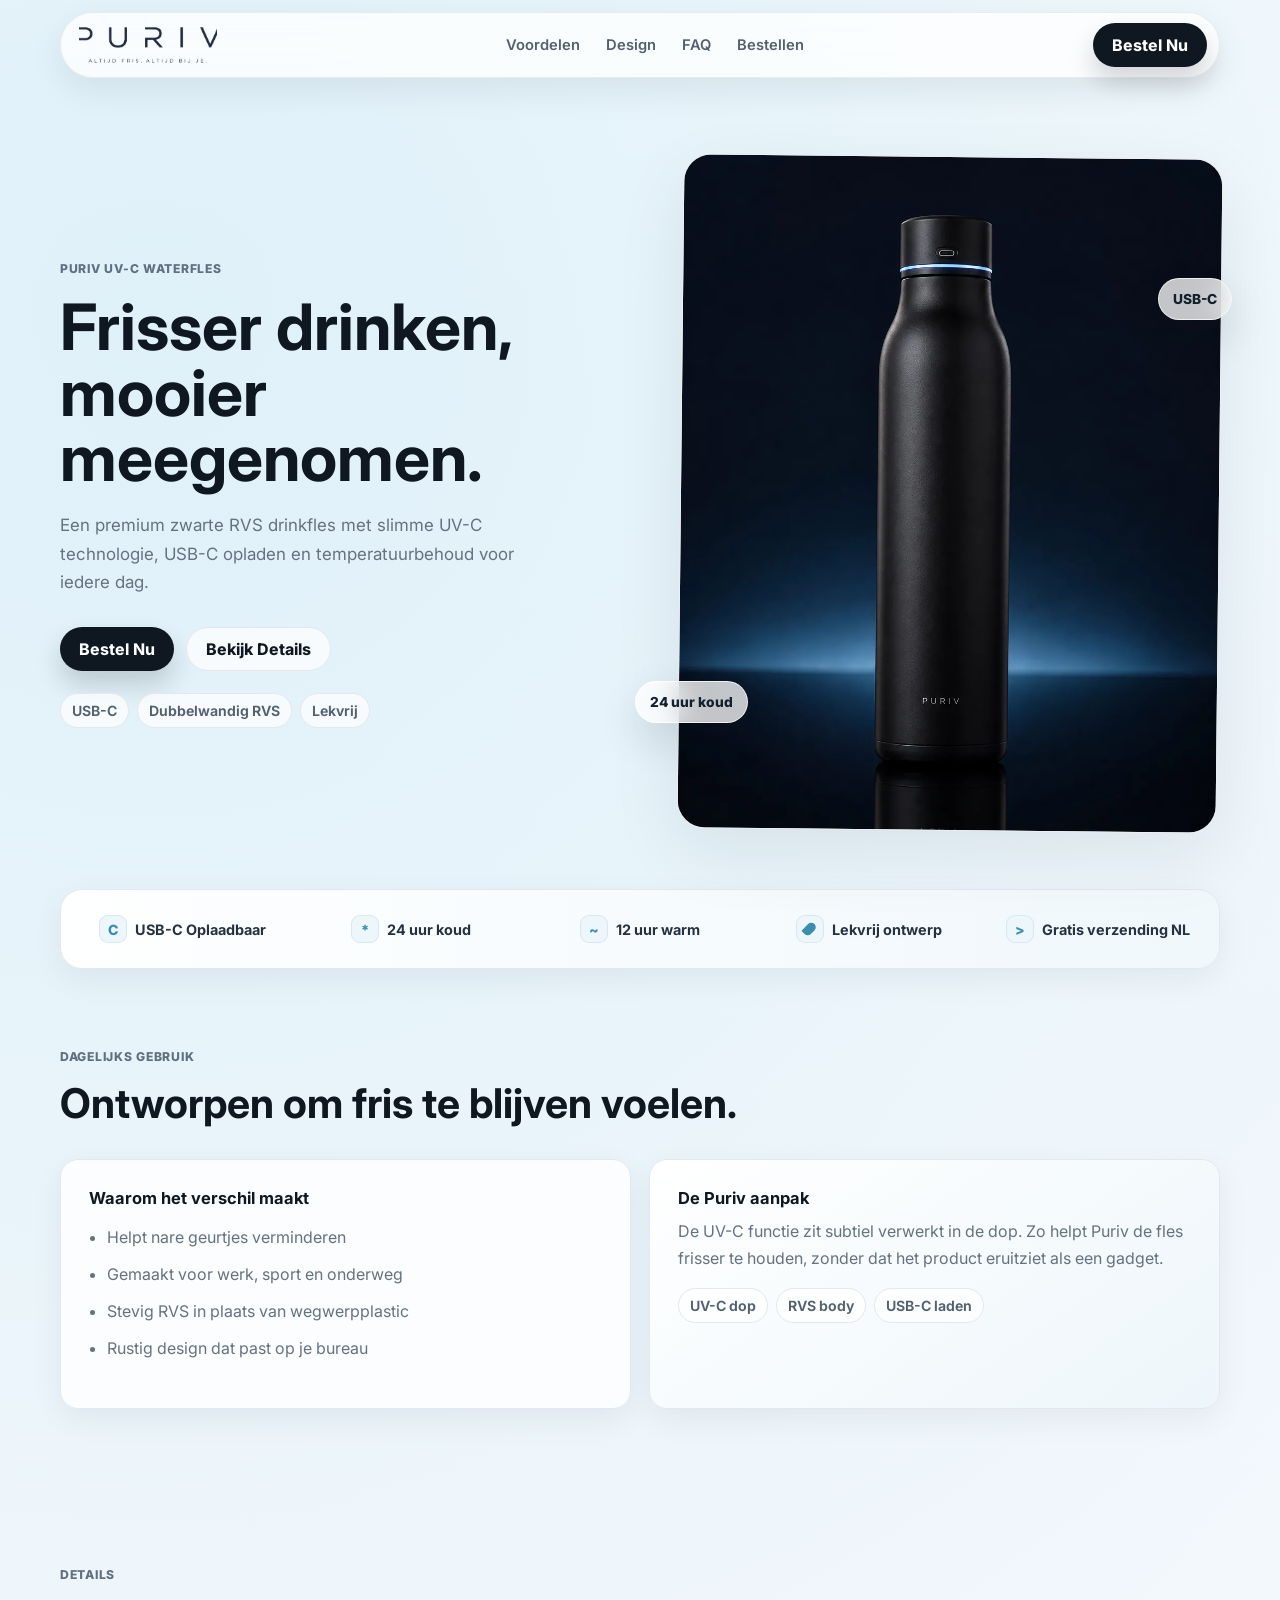
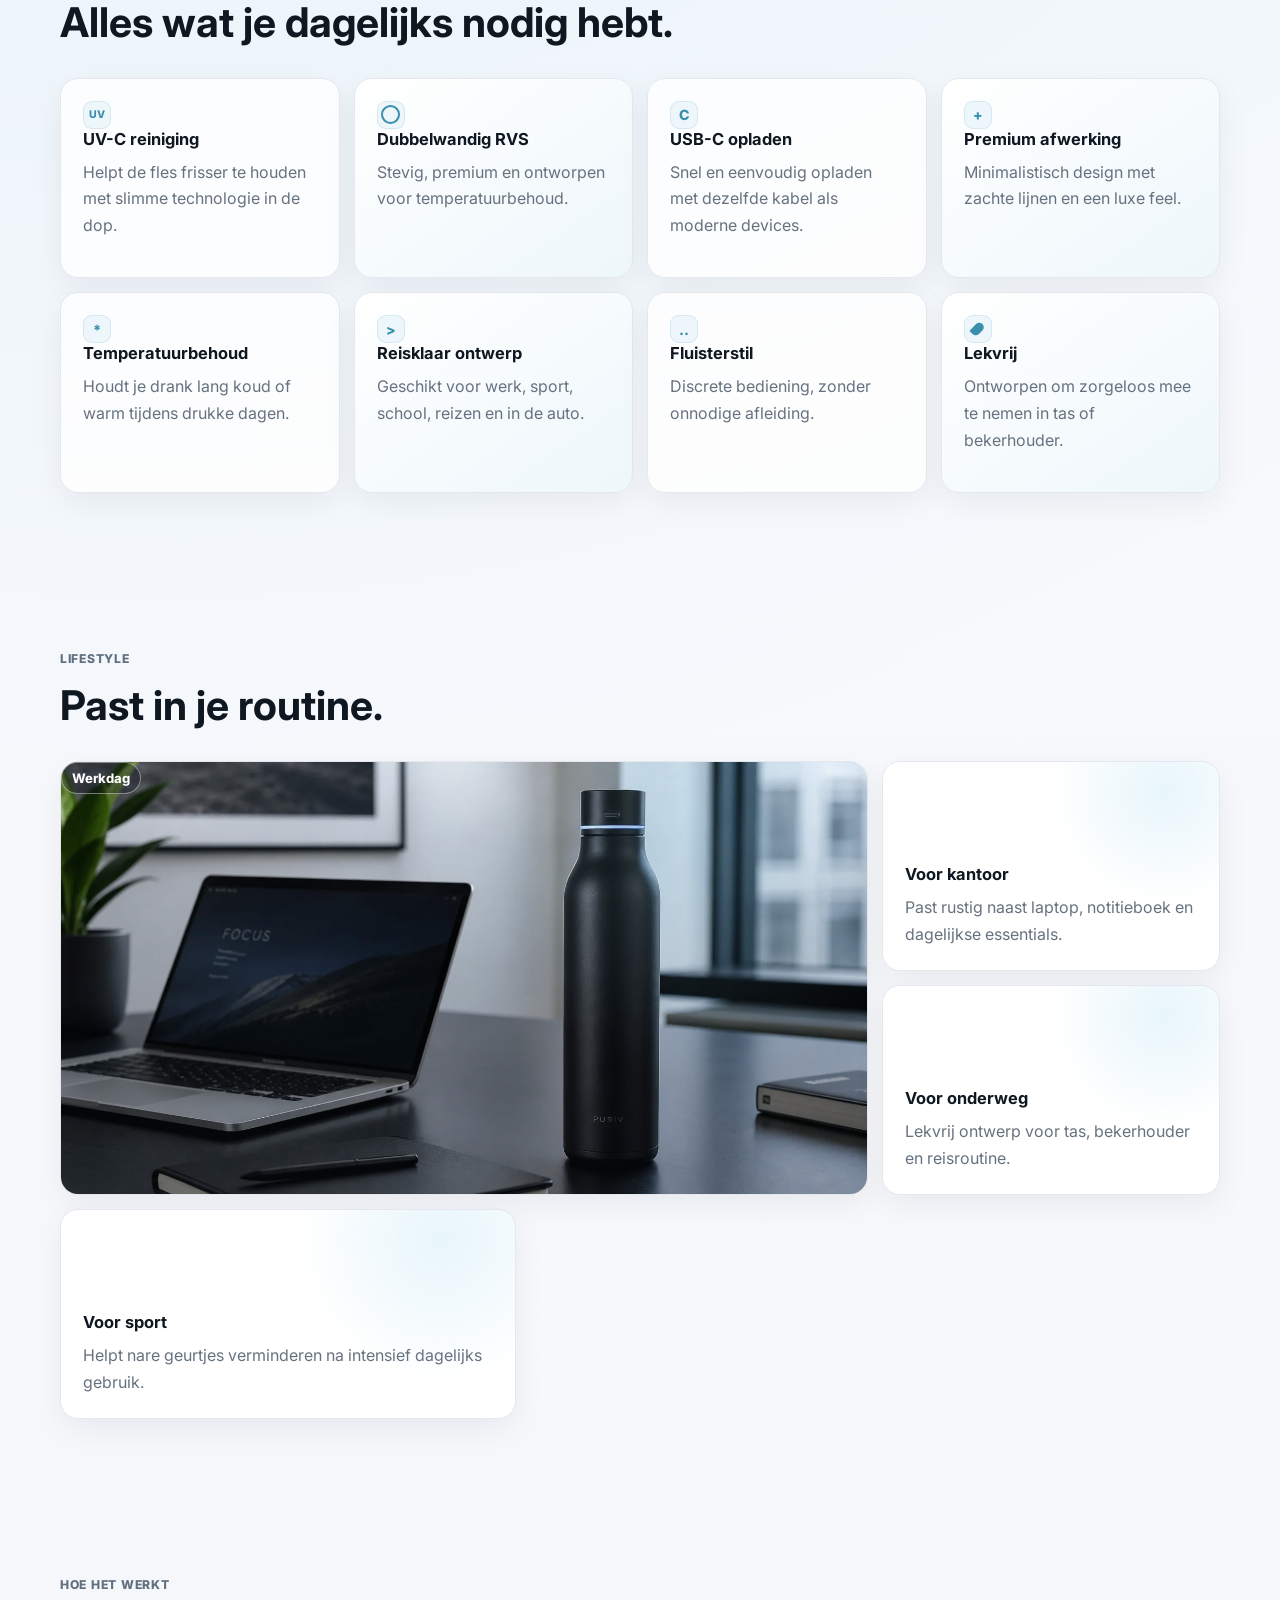
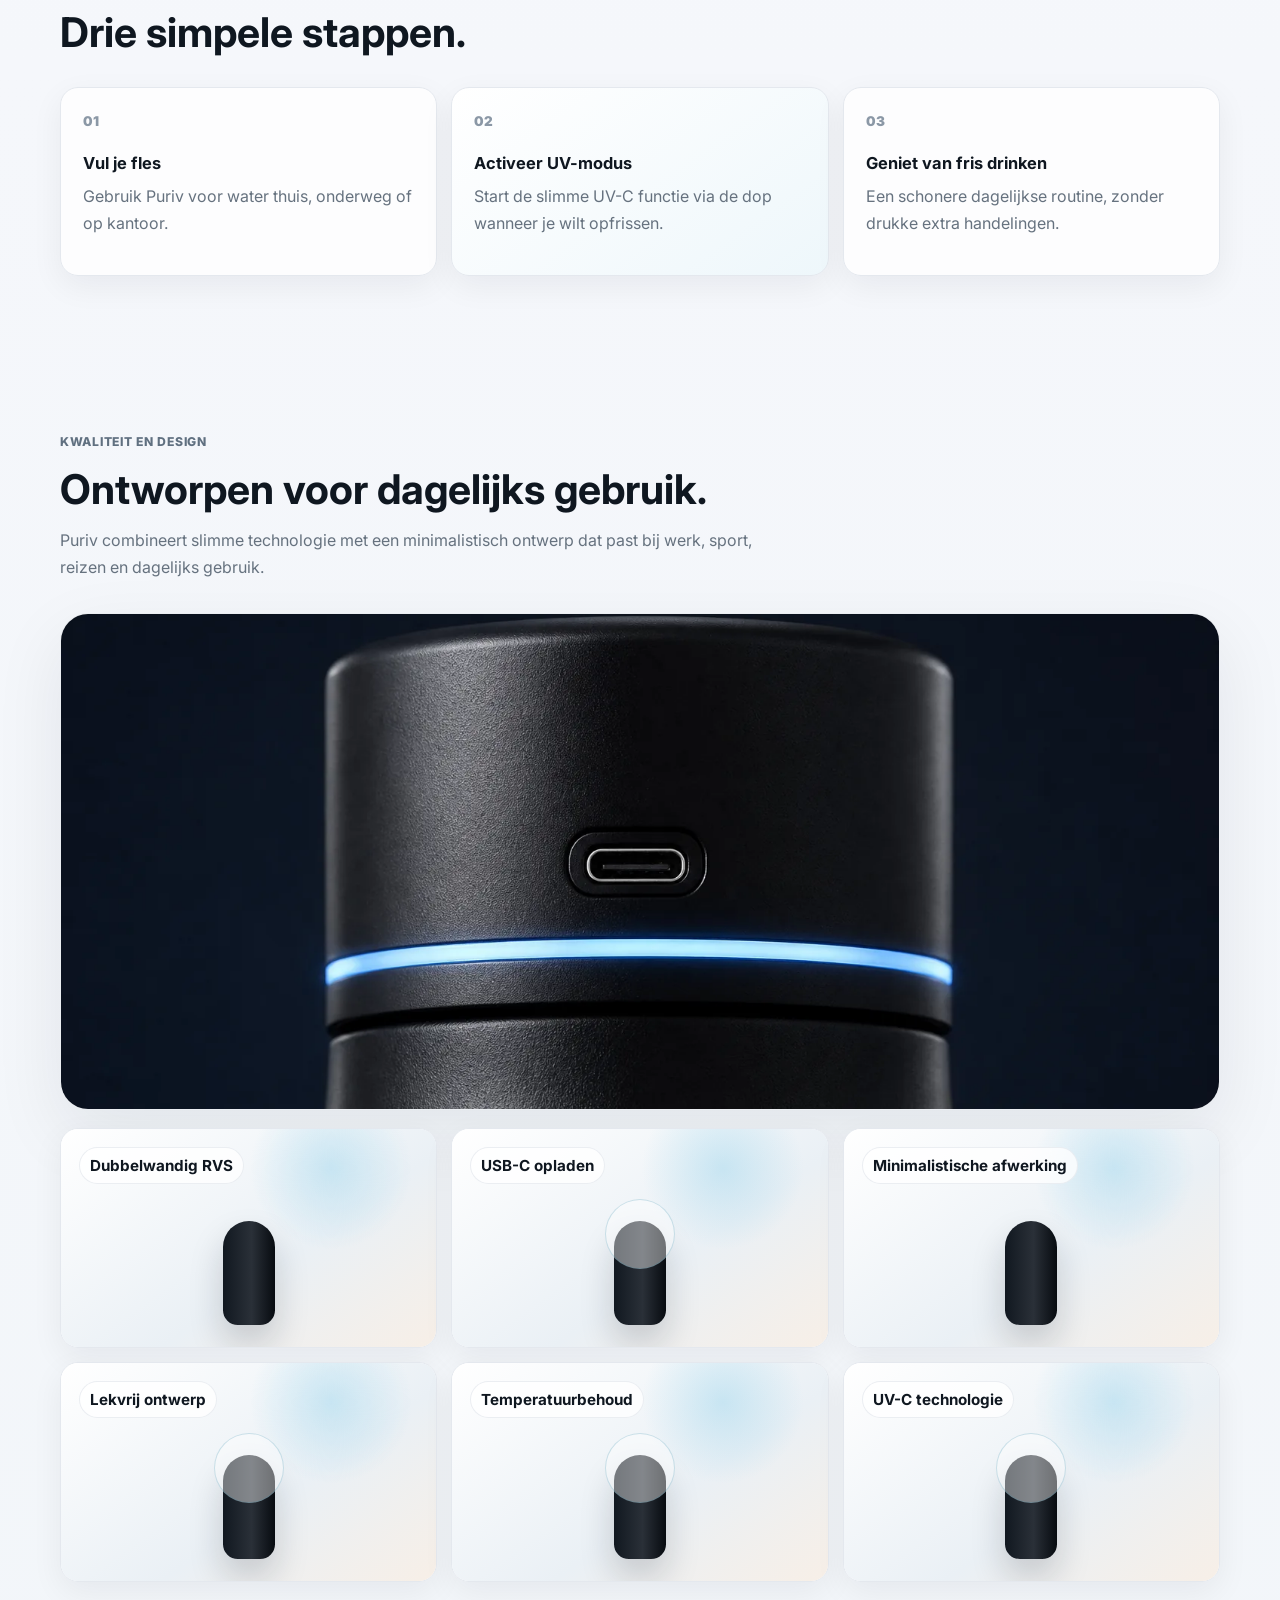
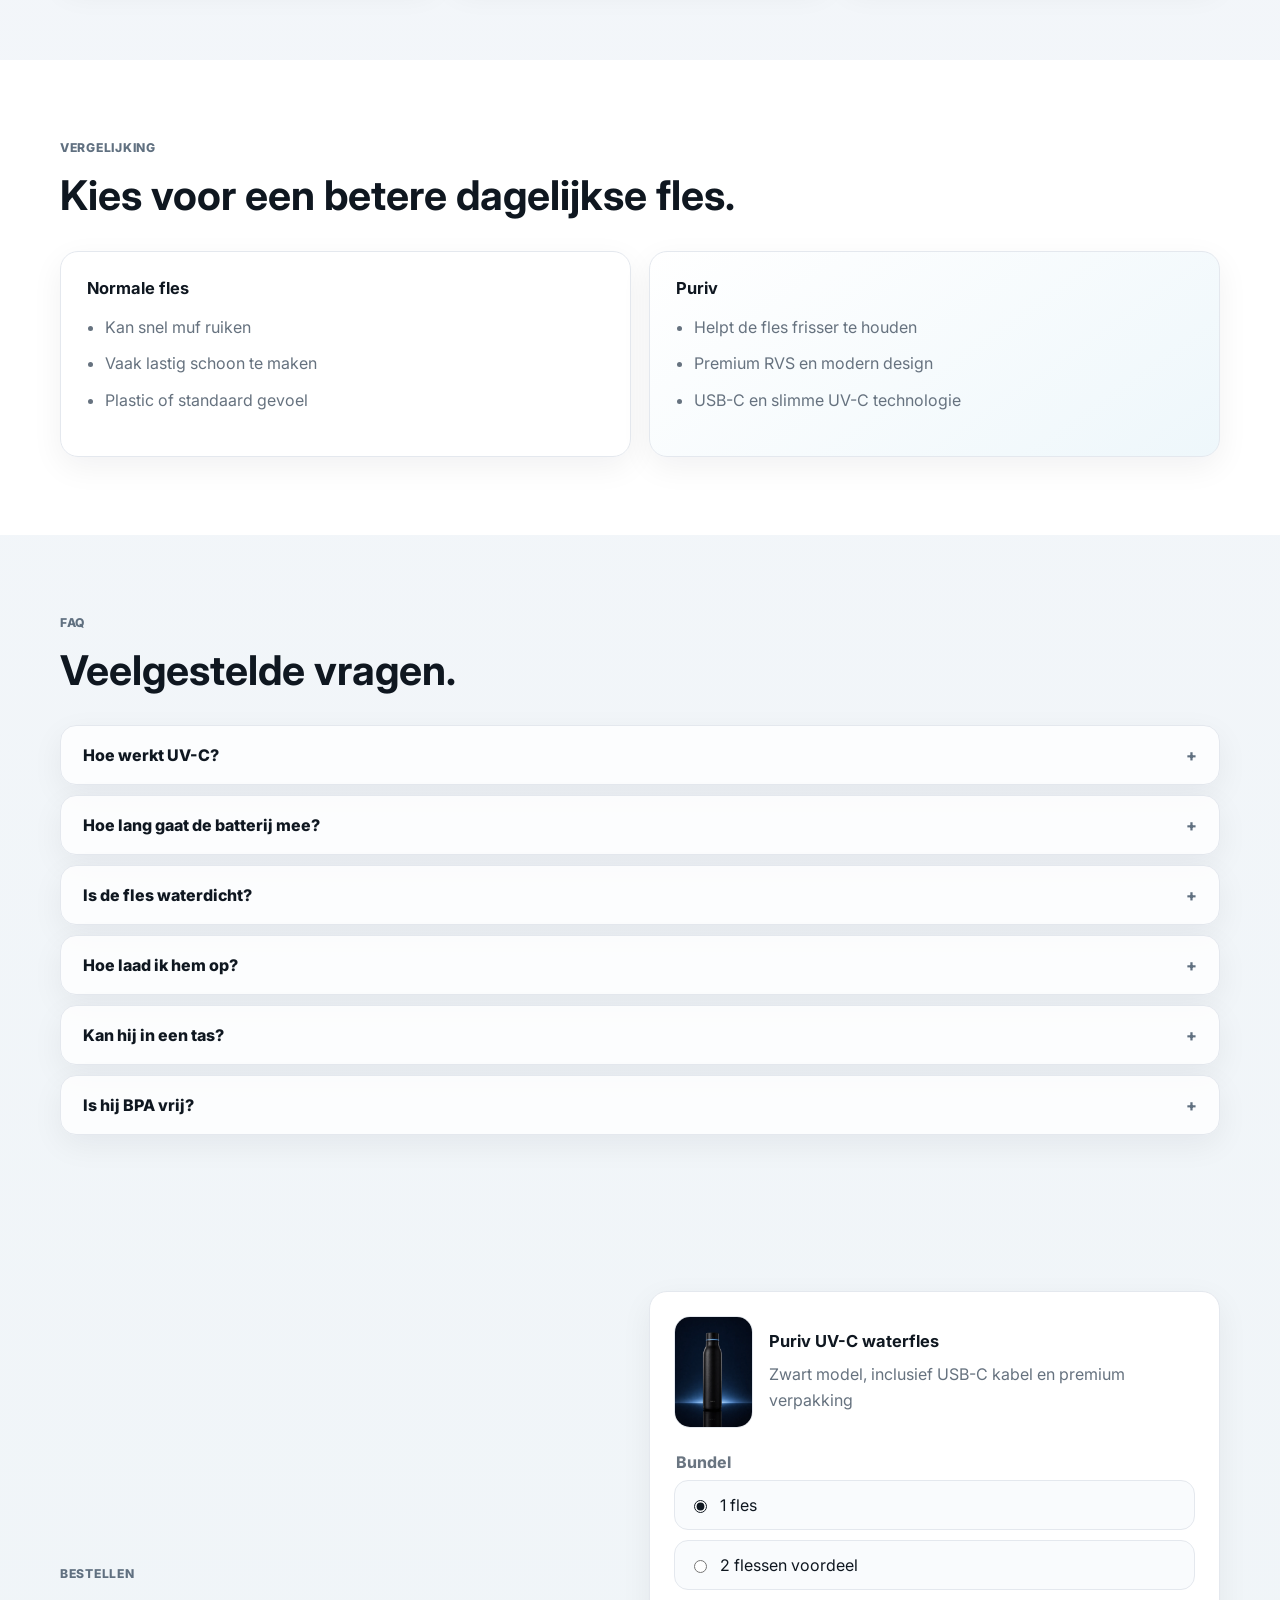
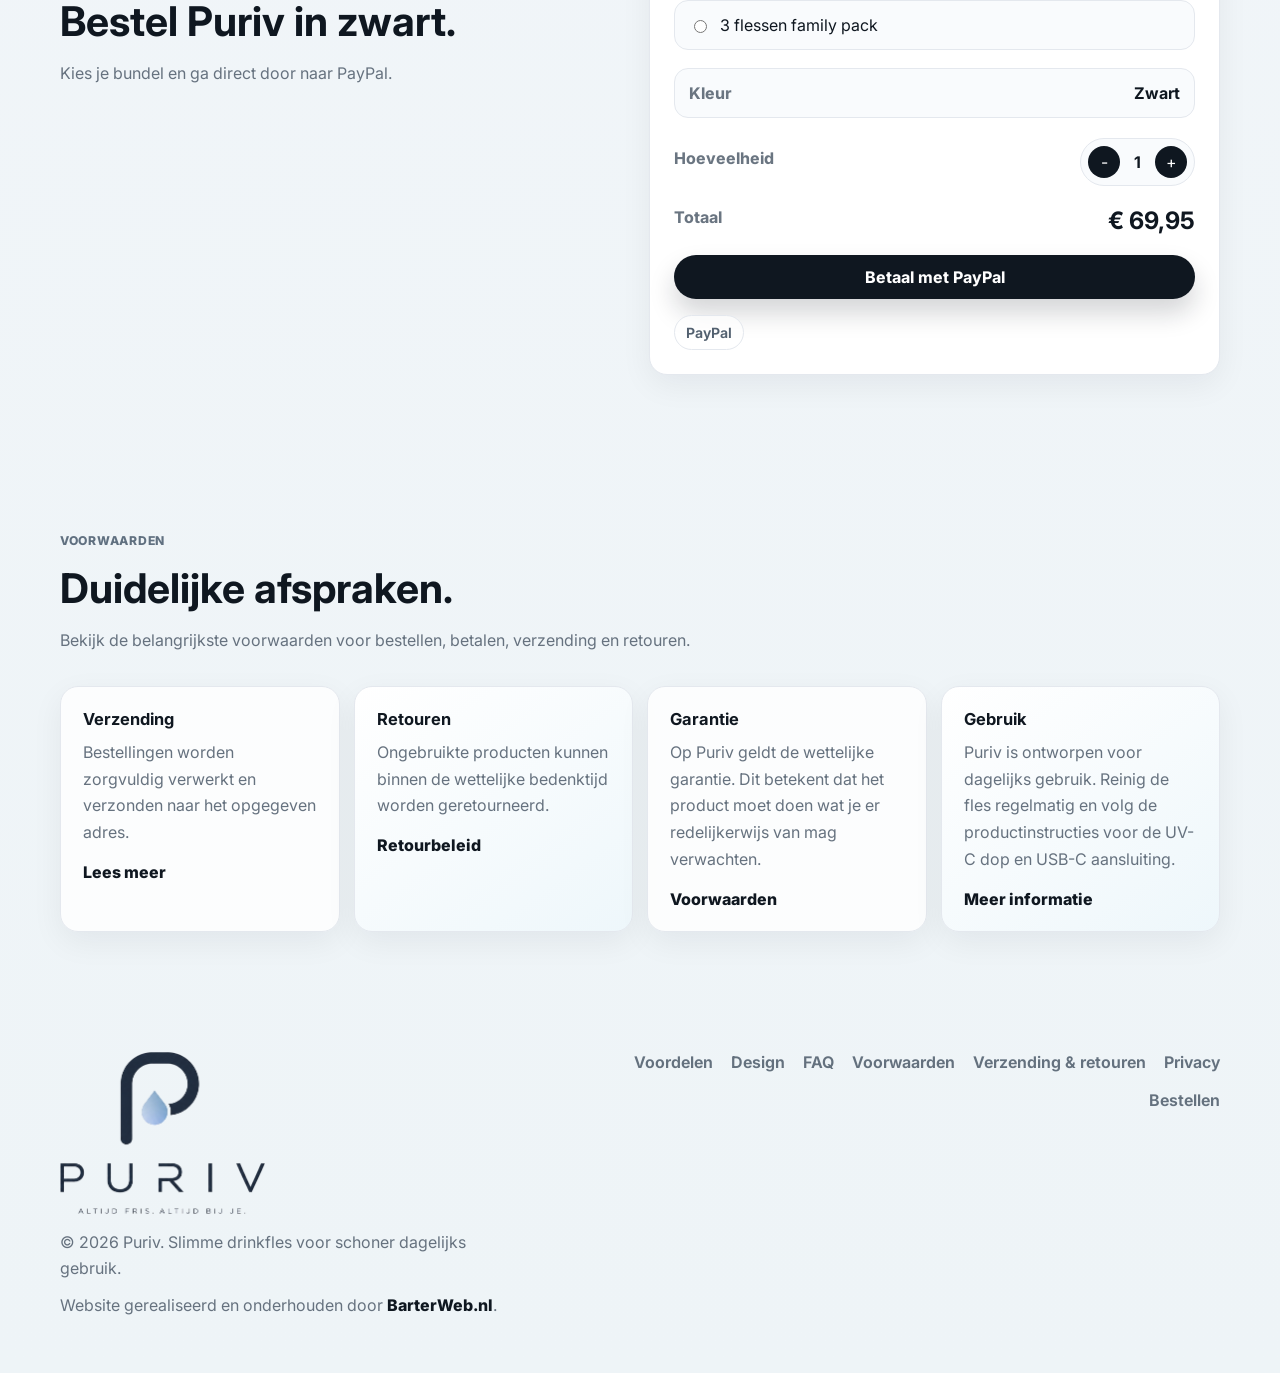
<file: index.html>
<!doctype html>
<html lang="nl">
  <head>
    <meta charset="UTF-8" />
    <meta name="viewport" content="width=device-width, initial-scale=1.0" />
    <title>Puriv | Premium zelfreinigende UV waterfles</title>
    <meta
      name="description"
      content="Puriv is een premium slimme drinkfles met UV-C technologie, dubbelwandig RVS, USB-C opladen en temperatuurbehoud voor werk, sport en reizen."
    />
    <meta
      name="keywords"
      content="zelfreinigende waterfles, UV waterfles, slimme drinkfles, premium waterfles, waterfles met UV, slimme drinkfles sport"
    />
    <meta name="theme-color" content="#f5f7fb" />
    <meta property="og:title" content="Puriv | De slimme waterfles die zichzelf fris houdt" />
    <meta
      property="og:description"
      content="Een premium UV-C waterfles met dubbelwandig RVS, USB-C opladen en minimalistisch design."
    />
    <meta property="og:type" content="website" />
    <meta property="og:image" content="https://dummyimage.com/1200x630/081120/8fdcff&text=Puriv" />
    <link rel="icon" href="favicon.ico" sizes="any" />
    <link rel="icon" type="image/png" href="assets/icons/favicon.png" />
    <link rel="preconnect" href="https://fonts.googleapis.com" />
    <link rel="preconnect" href="https://fonts.gstatic.com" crossorigin />
    <link
      href="https://fonts.googleapis.com/css2?family=Inter:wght@400;500;600;700;800&display=swap"
      rel="stylesheet"
    />
    <link rel="stylesheet" href="style.css" />
    <script type="application/ld+json">
      {
        "@context": "https://schema.org",
        "@type": "Product",
        "name": "Puriv UV-C waterfles",
        "brand": { "@type": "Brand", "name": "Puriv" },
        "description": "Premium slimme drinkfles met UV-C technologie, dubbelwandig RVS, USB-C opladen en temperatuurbehoud.",
        "material": "Dubbelwandig roestvrij staal",
        "offers": {
          "@type": "Offer",
          "priceCurrency": "EUR",
          "price": "69.95",
          "availability": "https://schema.org/InStock",
          "url": "https://puriv.nl/"
        }
      }
    </script>
  </head>
  <body>
    <div class="loader" aria-hidden="true">
      <div class="loader-mark">Puriv</div>
    </div>

    <header class="site-header" id="top">
      <a class="logo" href="#top" aria-label="Puriv home">
        <img src="assets/images/puriv-wordmark-transparent.png" alt="Puriv" />
      </a>
      <nav class="nav" aria-label="Hoofdnavigatie">
        <a href="#voordelen">Voordelen</a>
        <a href="#kwaliteit">Design</a>
        <a href="#faq">FAQ</a>
        <a href="#bestellen">Bestellen</a>
      </nav>
      <a class="header-cta" href="#bestellen">Bestel Nu</a>
      <button class="menu-toggle" type="button" aria-label="Menu openen" aria-expanded="false">
        <span></span>
        <span></span>
      </button>
    </header>

    <main>
      <section class="hero">
        <div class="hero-copy reveal">
          <p class="eyebrow">Puriv UV-C waterfles</p>
          <h1>Frisser drinken, mooier meegenomen.</h1>
          <p class="hero-text">
            Een premium zwarte RVS drinkfles met slimme UV-C technologie, USB-C opladen en
            temperatuurbehoud voor iedere dag.
          </p>
          <div class="hero-actions">
            <a class="btn btn-primary" href="#bestellen">Bestel Nu</a>
            <a class="btn btn-secondary" href="#kwaliteit">Bekijk Details</a>
          </div>
          <div class="hero-notes">
            <span>USB-C</span>
            <span>Dubbelwandig RVS</span>
            <span>Lekvrij</span>
          </div>
        </div>
        <div class="hero-visual reveal" aria-label="Puriv productvisual">
          <figure class="product-photo-frame hero-photo">
            <img
              src="assets/images/puriv-hero.webp"
              alt="Premium zwarte Puriv UV-C waterfles"
              loading="eager"
            />
          </figure>
          <div class="floating-spec spec-one">24 uur koud</div>
          <div class="floating-spec spec-two">USB-C</div>
        </div>
      </section>

      <section class="trust-bar" aria-label="Belangrijke producteigenschappen">
        <div class="trust-item reveal">
          <span class="icon usb"></span>
          USB-C Oplaadbaar
        </div>
        <div class="trust-item reveal">
          <span class="icon snow"></span>
          24 uur koud
        </div>
        <div class="trust-item reveal">
          <span class="icon heat"></span>
          12 uur warm
        </div>
        <div class="trust-item reveal">
          <span class="icon drop"></span>
          Lekvrij ontwerp
        </div>
        <div class="trust-item reveal">
          <span class="icon ship"></span>
          Gratis verzending NL
        </div>
      </section>

      <section class="split-section" id="voordelen">
        <div class="section-heading reveal">
          <p class="eyebrow">Dagelijks gebruik</p>
          <h2>Ontworpen om fris te blijven voelen.</h2>
        </div>
        <div class="split-grid">
          <article class="panel problem reveal">
            <h3>Waarom het verschil maakt</h3>
            <ul>
              <li>Helpt nare geurtjes verminderen</li>
              <li>Gemaakt voor werk, sport en onderweg</li>
              <li>Stevig RVS in plaats van wegwerpplastic</li>
              <li>Rustig design dat past op je bureau</li>
            </ul>
          </article>
          <article class="panel solution reveal">
            <h3>De Puriv aanpak</h3>
            <p>
              De UV-C functie zit subtiel verwerkt in de dop. Zo helpt Puriv de fles frisser te
              houden, zonder dat het product eruitziet als een gadget.
            </p>
            <div class="mini-specs">
              <span>UV-C dop</span>
              <span>RVS body</span>
              <span>USB-C laden</span>
            </div>
          </article>
        </div>
      </section>

      <section class="features">
        <div class="section-heading reveal">
          <p class="eyebrow">Details</p>
          <h2>Alles wat je dagelijks nodig hebt.</h2>
        </div>
        <div class="feature-grid">
          <article class="feature-card reveal">
            <span class="feature-icon uv"></span>
            <h3>UV-C reiniging</h3>
            <p>Helpt de fles frisser te houden met slimme technologie in de dop.</p>
          </article>
          <article class="feature-card reveal">
            <span class="feature-icon steel"></span>
            <h3>Dubbelwandig RVS</h3>
            <p>Stevig, premium en ontworpen voor temperatuurbehoud.</p>
          </article>
          <article class="feature-card reveal">
            <span class="feature-icon charge"></span>
            <h3>USB-C opladen</h3>
            <p>Snel en eenvoudig opladen met dezelfde kabel als moderne devices.</p>
          </article>
          <article class="feature-card reveal">
            <span class="feature-icon finish"></span>
            <h3>Premium afwerking</h3>
            <p>Minimalistisch design met zachte lijnen en een luxe feel.</p>
          </article>
          <article class="feature-card reveal">
            <span class="feature-icon temp"></span>
            <h3>Temperatuurbehoud</h3>
            <p>Houdt je drank lang koud of warm tijdens drukke dagen.</p>
          </article>
          <article class="feature-card reveal">
            <span class="feature-icon travel"></span>
            <h3>Reisklaar ontwerp</h3>
            <p>Geschikt voor werk, sport, school, reizen en in de auto.</p>
          </article>
          <article class="feature-card reveal">
            <span class="feature-icon silent"></span>
            <h3>Fluisterstil</h3>
            <p>Discrete bediening, zonder onnodige afleiding.</p>
          </article>
          <article class="feature-card reveal">
            <span class="feature-icon leak"></span>
            <h3>Lekvrij</h3>
            <p>Ontworpen om zorgeloos mee te nemen in tas of bekerhouder.</p>
          </article>
        </div>
      </section>

      <section class="lifestyle">
        <div class="section-heading reveal">
          <p class="eyebrow">Lifestyle</p>
          <h2>Past in je routine.</h2>
        </div>
        <div class="lifestyle-grid">
          <article class="visual-block photo-block wide tall reveal">
            <img src="assets/images/puriv-lifestyle-desk.webp" alt="Puriv op een moderne werkplek" loading="lazy" />
            <span class="visual-label">Werkdag</span>
          </article>
          <article class="lifestyle-card reveal">
            <h3>Voor kantoor</h3>
            <p>Past rustig naast laptop, notitieboek en dagelijkse essentials.</p>
          </article>
          <article class="lifestyle-card reveal">
            <h3>Voor onderweg</h3>
            <p>Lekvrij ontwerp voor tas, bekerhouder en reisroutine.</p>
          </article>
          <article class="lifestyle-card reveal">
            <h3>Voor sport</h3>
            <p>Helpt nare geurtjes verminderen na intensief dagelijks gebruik.</p>
          </article>
        </div>
      </section>

      <section class="steps">
        <div class="section-heading reveal">
          <p class="eyebrow">Hoe het werkt</p>
          <h2>Drie simpele stappen.</h2>
        </div>
        <div class="step-grid">
          <article class="step reveal">
            <span class="step-number">01</span>
            <h3>Vul je fles</h3>
            <p>Gebruik Puriv voor water thuis, onderweg of op kantoor.</p>
          </article>
          <article class="step reveal">
            <span class="step-number">02</span>
            <h3>Activeer UV-modus</h3>
            <p>Start de slimme UV-C functie via de dop wanneer je wilt opfrissen.</p>
          </article>
          <article class="step reveal">
            <span class="step-number">03</span>
            <h3>Geniet van fris drinken</h3>
            <p>Een schonere dagelijkse routine, zonder drukke extra handelingen.</p>
          </article>
        </div>
      </section>

      <section class="quality" id="kwaliteit">
        <div class="section-heading reveal">
          <p class="eyebrow">Kwaliteit en design</p>
          <h2>Ontworpen voor dagelijks gebruik.</h2>
          <p>
            Puriv combineert slimme technologie met een minimalistisch ontwerp dat past bij werk,
            sport, reizen en dagelijks gebruik.
          </p>
        </div>
        <figure class="product-photo-frame detail-photo reveal">
          <img
            src="assets/images/puriv-cap-detail.webp"
            alt="Close-up van de Puriv dop met slimme UV-C technologie"
            loading="lazy"
          />
        </figure>
        <div class="quality-grid">
          <article class="quality-card reveal">
            <div class="detail-render steel-render"></div>
            <h3>Dubbelwandig RVS</h3>
          </article>
          <article class="quality-card reveal">
            <div class="detail-render usb-render"></div>
            <h3>USB-C opladen</h3>
          </article>
          <article class="quality-card reveal">
            <div class="detail-render finish-render"></div>
            <h3>Minimalistische afwerking</h3>
          </article>
          <article class="quality-card reveal">
            <div class="detail-render leak-render"></div>
            <h3>Lekvrij ontwerp</h3>
          </article>
          <article class="quality-card reveal">
            <div class="detail-render temp-render"></div>
            <h3>Temperatuurbehoud</h3>
          </article>
          <article class="quality-card reveal">
            <div class="detail-render uv-render"></div>
            <h3>UV-C technologie</h3>
          </article>
        </div>
      </section>

      <section class="comparison soft-section">
        <div class="section-heading reveal">
          <p class="eyebrow">Vergelijking</p>
          <h2>Kies voor een betere dagelijkse fles.</h2>
        </div>
        <div class="compare-grid">
          <article class="compare-card muted reveal">
            <h3>Normale fles</h3>
            <ul>
              <li>Kan snel muf ruiken</li>
              <li>Vaak lastig schoon te maken</li>
              <li>Plastic of standaard gevoel</li>
            </ul>
          </article>
          <article class="compare-card highlight reveal">
            <h3>Puriv</h3>
            <ul>
              <li>Helpt de fles frisser te houden</li>
              <li>Premium RVS en modern design</li>
              <li>USB-C en slimme UV-C technologie</li>
            </ul>
          </article>
        </div>
      </section>

      <section class="faq" id="faq">
        <div class="section-heading reveal">
          <p class="eyebrow">FAQ</p>
          <h2>Veelgestelde vragen.</h2>
        </div>
        <div class="faq-list">
          <button class="faq-item reveal" type="button">
            <span>Hoe werkt UV-C?</span>
            <small>UV-C licht in de dop ondersteunt een frissere flesroutine tussen normale reiniging door.</small>
          </button>
          <button class="faq-item reveal" type="button">
            <span>Hoe lang gaat de batterij mee?</span>
            <small>De batterij is ontworpen voor meerdere gebruiksmomenten en wordt opgeladen via USB-C.</small>
          </button>
          <button class="faq-item reveal" type="button">
            <span>Is de fles waterdicht?</span>
            <small>De fles is lekvrij ontworpen voor dagelijks meenemen. Dompel de dop niet langdurig onder.</small>
          </button>
          <button class="faq-item reveal" type="button">
            <span>Hoe laad ik hem op?</span>
            <small>Sluit de dop aan met een USB-C kabel en laad op via adapter, laptop of powerbank.</small>
          </button>
          <button class="faq-item reveal" type="button">
            <span>Kan hij in een tas?</span>
            <small>Ja, het lekvrije ontwerp is gemaakt voor tas, auto, werkplek en sportmomenten.</small>
          </button>
          <button class="faq-item reveal" type="button">
            <span>Is hij BPA vrij?</span>
            <small>Puriv gebruikt RVS voor de flesbody en is ontworpen zonder BPA in drinkcontactdelen.</small>
          </button>
        </div>
      </section>

      <section class="checkout" id="bestellen">
        <div class="checkout-copy reveal">
          <p class="eyebrow">Bestellen</p>
          <h2>Bestel Puriv in zwart.</h2>
          <p>
            Kies je bundel en ga direct door naar PayPal.
          </p>
        </div>
        <div class="checkout-card reveal">
          <div class="product-summary">
            <img class="checkout-image" src="assets/images/puriv-product.webp" alt="Zwarte Puriv waterfles" loading="lazy" />
            <div>
              <h3>Puriv UV-C waterfles</h3>
              <p>Zwart model, inclusief USB-C kabel en premium verpakking</p>
            </div>
          </div>

          <fieldset class="option-group">
            <legend>Bundel</legend>
            <label><input type="radio" name="bundle" value="1" checked /> 1 fles</label>
            <label><input type="radio" name="bundle" value="2" /> 2 flessen voordeel</label>
            <label><input type="radio" name="bundle" value="3" /> 3 flessen family pack</label>
          </fieldset>

          <div class="fixed-option">
            <span>Kleur</span>
            <strong>Zwart</strong>
          </div>

          <div class="quantity-row">
            <span>Hoeveelheid</span>
            <div class="quantity-control">
              <button type="button" data-qty="minus" aria-label="Hoeveelheid verlagen">-</button>
              <strong id="quantity">1</strong>
              <button type="button" data-qty="plus" aria-label="Hoeveelheid verhogen">+</button>
            </div>
          </div>

          <div class="price-row">
            <span>Totaal</span>
            <strong id="price">EUR 69,95</strong>
          </div>

          <button class="btn btn-primary checkout-button" type="button">Betaal met PayPal</button>

          <div class="payment-icons" aria-label="Betaalmethodes">
            <span>PayPal</span>
          </div>
        </div>
      </section>

      <section class="terms" id="voorwaarden">
        <div class="section-heading reveal">
          <p class="eyebrow">Voorwaarden</p>
          <h2>Duidelijke afspraken.</h2>
          <p>
            Bekijk de belangrijkste voorwaarden voor bestellen, betalen, verzending en retouren.
          </p>
        </div>
        <div class="terms-grid">
          <article class="terms-card reveal">
            <h3>Verzending</h3>
            <p>Bestellingen worden zorgvuldig verwerkt en verzonden naar het opgegeven adres.</p>
            <a class="text-link" href="verzending-retouren.html">Lees meer</a>
          </article>
          <article class="terms-card reveal">
            <h3>Retouren</h3>
            <p>Ongebruikte producten kunnen binnen de wettelijke bedenktijd worden geretourneerd.</p>
            <a class="text-link" href="verzending-retouren.html">Retourbeleid</a>
          </article>
          <article class="terms-card reveal">
            <h3>Garantie</h3>
            <p>Op Puriv geldt de wettelijke garantie. Dit betekent dat het product moet doen wat je er redelijkerwijs van mag verwachten.</p>
            <a class="text-link" href="algemene-voorwaarden.html">Voorwaarden</a>
          </article>
          <article class="terms-card reveal">
            <h3>Gebruik</h3>
            <p>Puriv is ontworpen voor dagelijks gebruik. Reinig de fles regelmatig en volg de productinstructies voor de UV-C dop en USB-C aansluiting.</p>
            <a class="text-link" href="algemene-voorwaarden.html">Meer informatie</a>
          </article>
        </div>
      </section>
    </main>

    <footer class="footer">
      <div class="footer-brand">
        <a class="footer-logo" href="#top" aria-label="Puriv home">
          <img src="assets/images/puriv-logo-transparent.png" alt="Puriv - Altijd fris. Altijd bij je." loading="lazy" />
        </a>
        <p>© 2026 Puriv. Slimme drinkfles voor schoner dagelijks gebruik.</p>
        <p class="barterweb">Website gerealiseerd en onderhouden door <a href="https://barterweb.nl" target="_blank" rel="noopener">BarterWeb.nl</a>.</p>
      </div>
      <div class="footer-links">
        <a href="#voordelen">Voordelen</a>
        <a href="#kwaliteit">Design</a>
        <a href="#faq">FAQ</a>
        <a href="algemene-voorwaarden.html">Voorwaarden</a>
        <a href="verzending-retouren.html">Verzending & retouren</a>
        <a href="privacy.html">Privacy</a>
        <a href="#bestellen">Bestellen</a>
      </div>
    </footer>

    <template id="email-templates">
      <div data-template="order-confirmation">
        <h1>Bedankt voor je bestelling bij Puriv</h1>
        <p>Je order is ontvangen. We sturen een update zodra je pakket onderweg is.</p>
      </div>
      <div data-template="shipping">
        <h1>Je Puriv is onderweg</h1>
        <p>Je ontvangt de track & trace zodra deze actief is.</p>
      </div>
      <div data-template="abandoned-cart">
        <h1>Je Puriv staat nog klaar</h1>
        <p>Rond je bestelling af wanneer het jou uitkomt.</p>
      </div>
      <div data-template="feedback-request">
        <h1>Hoe bevalt Puriv?</h1>
        <p>Deel je ervaring wanneer je de fles een tijdje hebt gebruikt.</p>
      </div>
    </template>

    <script src="script.js" defer></script>
  </body>
</html>
</file>
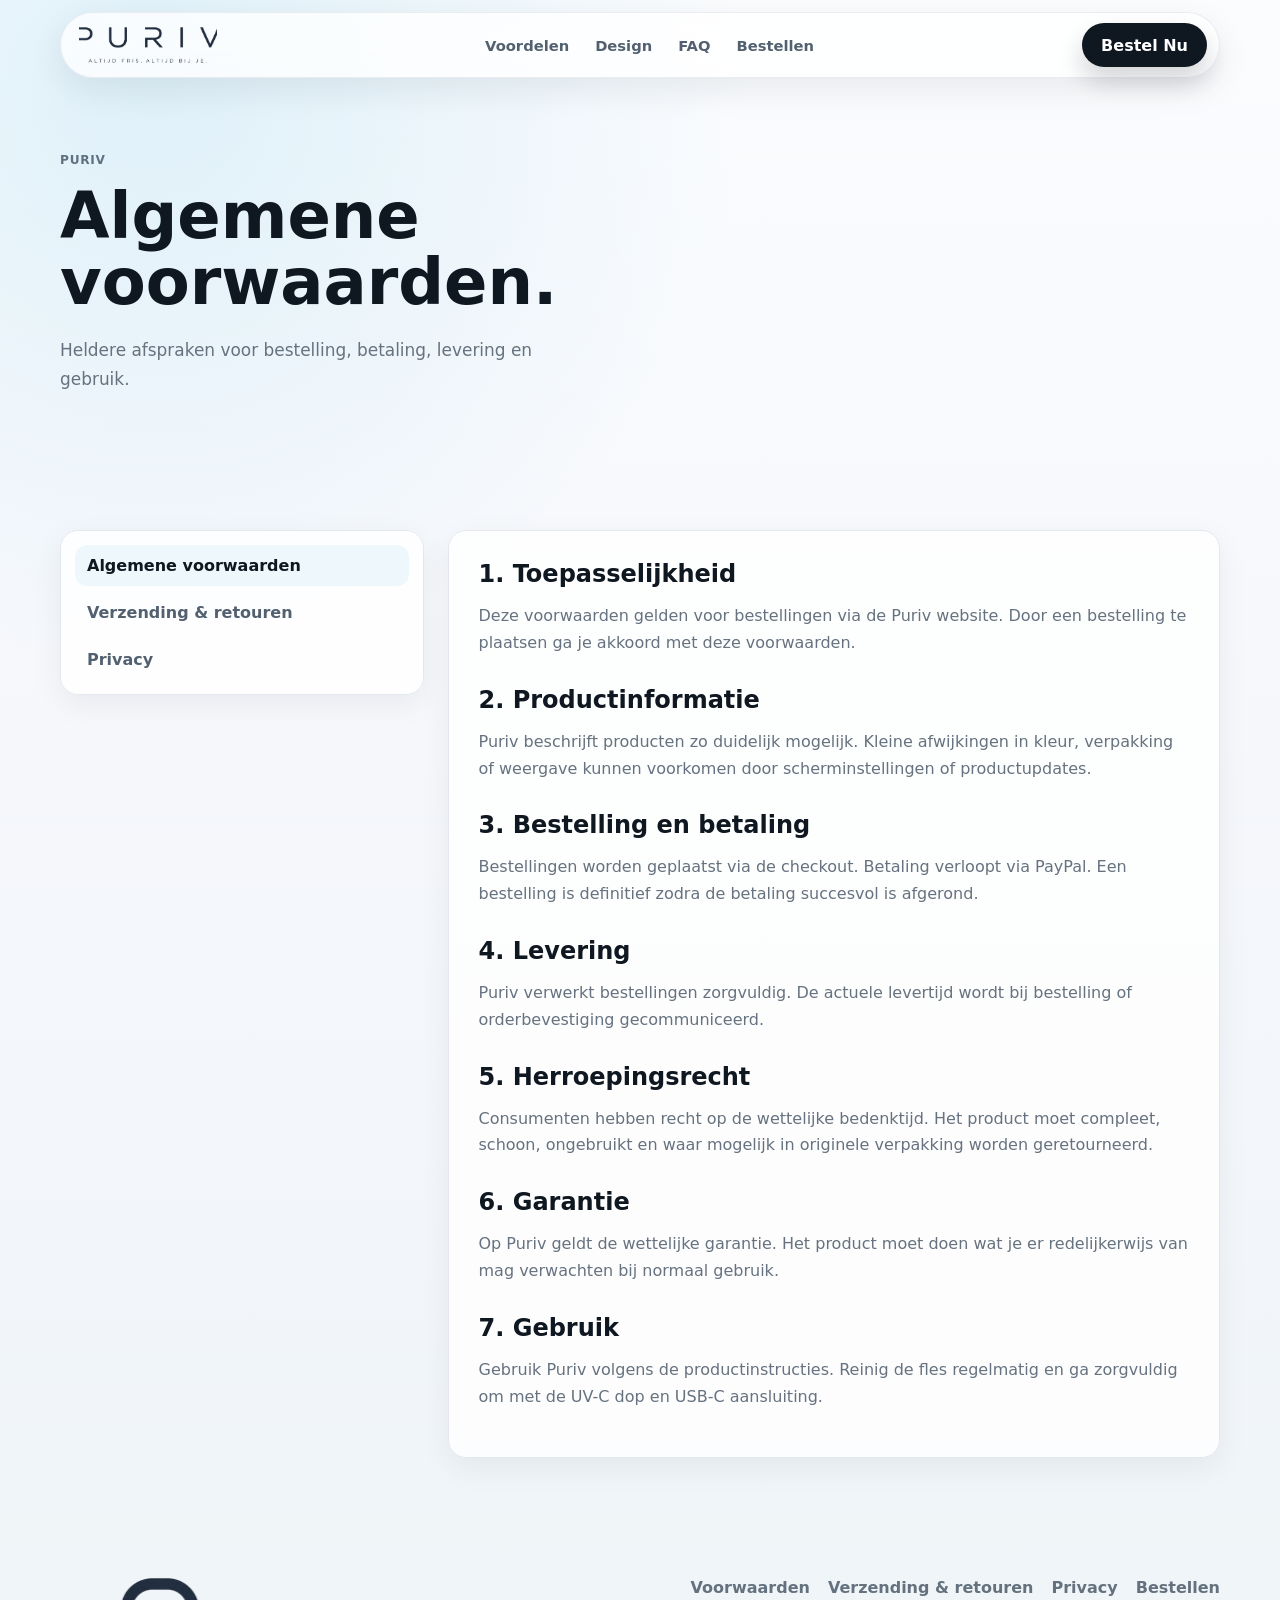
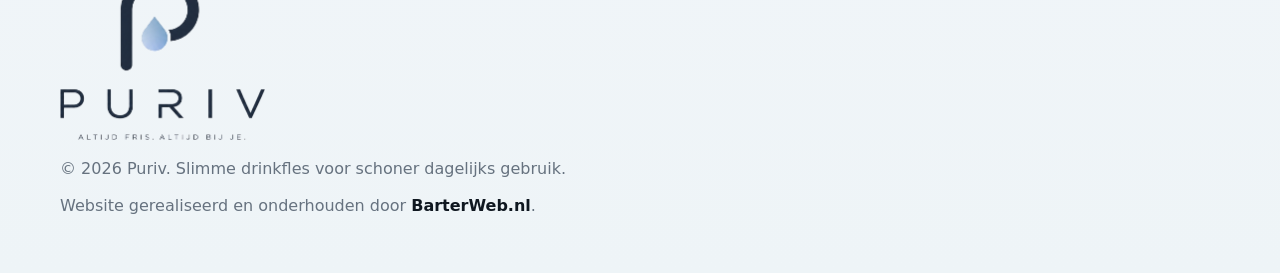
<file: algemene-voorwaarden.html>
<!doctype html>
<html lang="nl">
  <head>
    <meta charset="UTF-8" />
    <meta name="viewport" content="width=device-width, initial-scale=1.0" />
    <title>Algemene voorwaarden | Puriv</title>
    <meta name="description" content="Algemene voorwaarden van Puriv voor bestelling, betaling, levering, retouren en gebruik." />
    <link rel="icon" href="favicon.ico" sizes="any" />
    <link rel="icon" type="image/png" href="assets/icons/favicon.png" />
    <link rel="stylesheet" href="style.css" />
  </head>
  <body>
    <header class="site-header" id="top">
      <a class="logo" href="index.html" aria-label="Puriv home">
        <img src="assets/images/puriv-wordmark-transparent.png" alt="Puriv" />
      </a>
      <nav class="nav" aria-label="Hoofdnavigatie">
        <a href="index.html#voordelen">Voordelen</a>
        <a href="index.html#kwaliteit">Design</a>
        <a href="index.html#faq">FAQ</a>
        <a href="index.html#bestellen">Bestellen</a>
      </nav>
      <a class="header-cta" href="index.html#bestellen">Bestel Nu</a>
      <button class="menu-toggle" type="button" aria-label="Menu openen" aria-expanded="false">
        <span></span>
        <span></span>
      </button>
    </header>

    <main>
      <section class="policy-hero">
        <p class="eyebrow">Puriv</p>
        <h1>Algemene voorwaarden.</h1>
        <p class="hero-text">Heldere afspraken voor bestelling, betaling, levering en gebruik.</p>
      </section>

      <section class="policy-layout">
        <aside class="policy-nav">
          <a class="active" href="algemene-voorwaarden.html">Algemene voorwaarden</a>
          <a href="verzending-retouren.html">Verzending & retouren</a>
          <a href="privacy.html">Privacy</a>
        </aside>
        <article class="policy-content">
          <h2>1. Toepasselijkheid</h2>
          <p>Deze voorwaarden gelden voor bestellingen via de Puriv website. Door een bestelling te plaatsen ga je akkoord met deze voorwaarden.</p>

          <h2>2. Productinformatie</h2>
          <p>Puriv beschrijft producten zo duidelijk mogelijk. Kleine afwijkingen in kleur, verpakking of weergave kunnen voorkomen door scherminstellingen of productupdates.</p>

          <h2>3. Bestelling en betaling</h2>
          <p>Bestellingen worden geplaatst via de checkout. Betaling verloopt via PayPal. Een bestelling is definitief zodra de betaling succesvol is afgerond.</p>

          <h2>4. Levering</h2>
          <p>Puriv verwerkt bestellingen zorgvuldig. De actuele levertijd wordt bij bestelling of orderbevestiging gecommuniceerd.</p>

          <h2>5. Herroepingsrecht</h2>
          <p>Consumenten hebben recht op de wettelijke bedenktijd. Het product moet compleet, schoon, ongebruikt en waar mogelijk in originele verpakking worden geretourneerd.</p>

          <h2>6. Garantie</h2>
          <p>Op Puriv geldt de wettelijke garantie. Het product moet doen wat je er redelijkerwijs van mag verwachten bij normaal gebruik.</p>

          <h2>7. Gebruik</h2>
          <p>Gebruik Puriv volgens de productinstructies. Reinig de fles regelmatig en ga zorgvuldig om met de UV-C dop en USB-C aansluiting.</p>
        </article>
      </section>
    </main>

    <footer class="footer">
      <div class="footer-brand">
        <a class="footer-logo" href="index.html" aria-label="Puriv home">
          <img src="assets/images/puriv-logo-transparent.png" alt="Puriv - Altijd fris. Altijd bij je." loading="lazy" />
        </a>
        <p>&copy; 2026 Puriv. Slimme drinkfles voor schoner dagelijks gebruik.</p>
        <p class="barterweb">Website gerealiseerd en onderhouden door <a href="https://barterweb.nl" target="_blank" rel="noopener">BarterWeb.nl</a>.</p>
      </div>
      <div class="footer-links">
        <a href="algemene-voorwaarden.html">Voorwaarden</a>
        <a href="verzending-retouren.html">Verzending & retouren</a>
        <a href="privacy.html">Privacy</a>
        <a href="index.html#bestellen">Bestellen</a>
      </div>
    </footer>

    <script src="script.js" defer></script>
  </body>
</html>
</file>
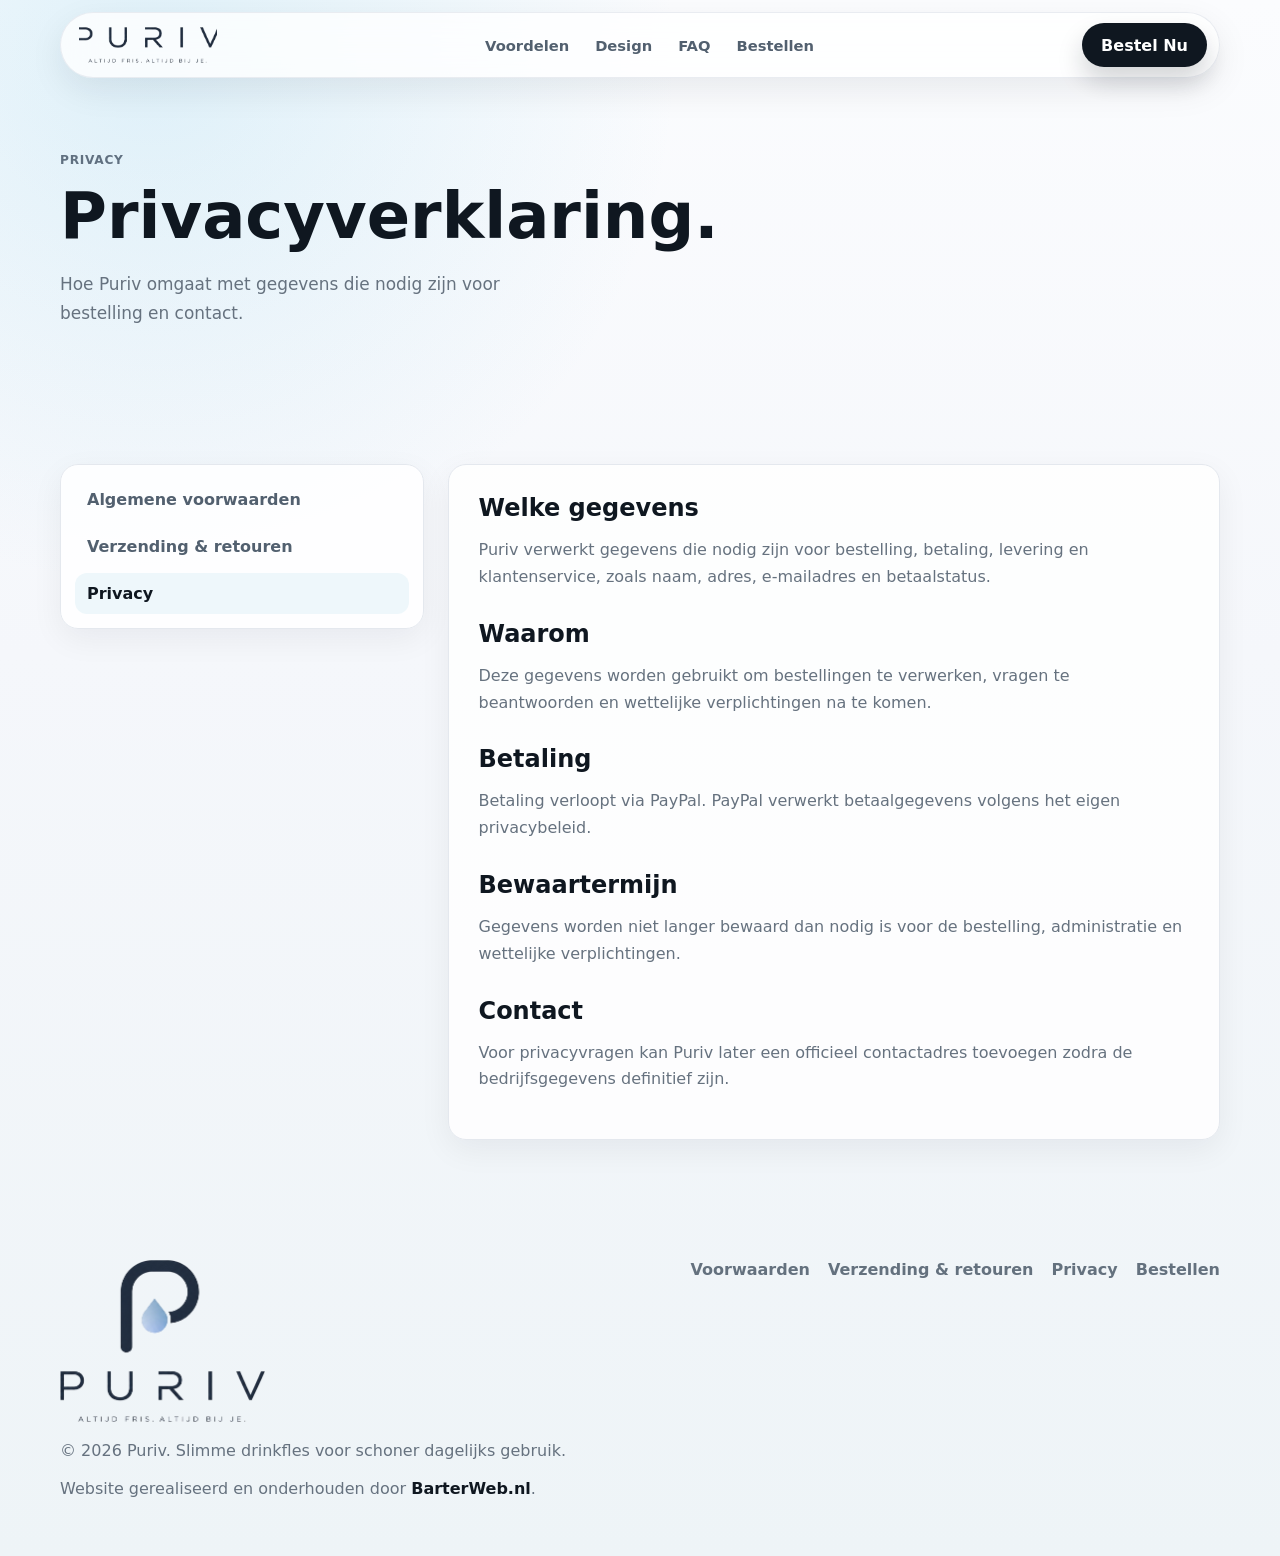
<file: privacy.html>
<!doctype html>
<html lang="nl">
  <head>
    <meta charset="UTF-8" />
    <meta name="viewport" content="width=device-width, initial-scale=1.0" />
    <title>Privacy | Puriv</title>
    <meta name="description" content="Privacyverklaring van Puriv over persoonsgegevens, bestellingen en contactgegevens." />
    <link rel="icon" href="favicon.ico" sizes="any" />
    <link rel="icon" type="image/png" href="assets/icons/favicon.png" />
    <link rel="stylesheet" href="style.css" />
  </head>
  <body>
    <header class="site-header" id="top">
      <a class="logo" href="index.html" aria-label="Puriv home">
        <img src="assets/images/puriv-wordmark-transparent.png" alt="Puriv" />
      </a>
      <nav class="nav" aria-label="Hoofdnavigatie">
        <a href="index.html#voordelen">Voordelen</a>
        <a href="index.html#kwaliteit">Design</a>
        <a href="index.html#faq">FAQ</a>
        <a href="index.html#bestellen">Bestellen</a>
      </nav>
      <a class="header-cta" href="index.html#bestellen">Bestel Nu</a>
      <button class="menu-toggle" type="button" aria-label="Menu openen" aria-expanded="false">
        <span></span>
        <span></span>
      </button>
    </header>

    <main>
      <section class="policy-hero">
        <p class="eyebrow">Privacy</p>
        <h1>Privacyverklaring.</h1>
        <p class="hero-text">Hoe Puriv omgaat met gegevens die nodig zijn voor bestelling en contact.</p>
      </section>

      <section class="policy-layout">
        <aside class="policy-nav">
          <a href="algemene-voorwaarden.html">Algemene voorwaarden</a>
          <a href="verzending-retouren.html">Verzending & retouren</a>
          <a class="active" href="privacy.html">Privacy</a>
        </aside>
        <article class="policy-content">
          <h2>Welke gegevens</h2>
          <p>Puriv verwerkt gegevens die nodig zijn voor bestelling, betaling, levering en klantenservice, zoals naam, adres, e-mailadres en betaalstatus.</p>

          <h2>Waarom</h2>
          <p>Deze gegevens worden gebruikt om bestellingen te verwerken, vragen te beantwoorden en wettelijke verplichtingen na te komen.</p>

          <h2>Betaling</h2>
          <p>Betaling verloopt via PayPal. PayPal verwerkt betaalgegevens volgens het eigen privacybeleid.</p>

          <h2>Bewaartermijn</h2>
          <p>Gegevens worden niet langer bewaard dan nodig is voor de bestelling, administratie en wettelijke verplichtingen.</p>

          <h2>Contact</h2>
          <p>Voor privacyvragen kan Puriv later een officieel contactadres toevoegen zodra de bedrijfsgegevens definitief zijn.</p>
        </article>
      </section>
    </main>

    <footer class="footer">
      <div class="footer-brand">
        <a class="footer-logo" href="index.html" aria-label="Puriv home">
          <img src="assets/images/puriv-logo-transparent.png" alt="Puriv - Altijd fris. Altijd bij je." loading="lazy" />
        </a>
        <p>&copy; 2026 Puriv. Slimme drinkfles voor schoner dagelijks gebruik.</p>
        <p class="barterweb">Website gerealiseerd en onderhouden door <a href="https://barterweb.nl" target="_blank" rel="noopener">BarterWeb.nl</a>.</p>
      </div>
      <div class="footer-links">
        <a href="algemene-voorwaarden.html">Voorwaarden</a>
        <a href="verzending-retouren.html">Verzending & retouren</a>
        <a href="privacy.html">Privacy</a>
        <a href="index.html#bestellen">Bestellen</a>
      </div>
    </footer>

    <script src="script.js" defer></script>
  </body>
</html>
</file>
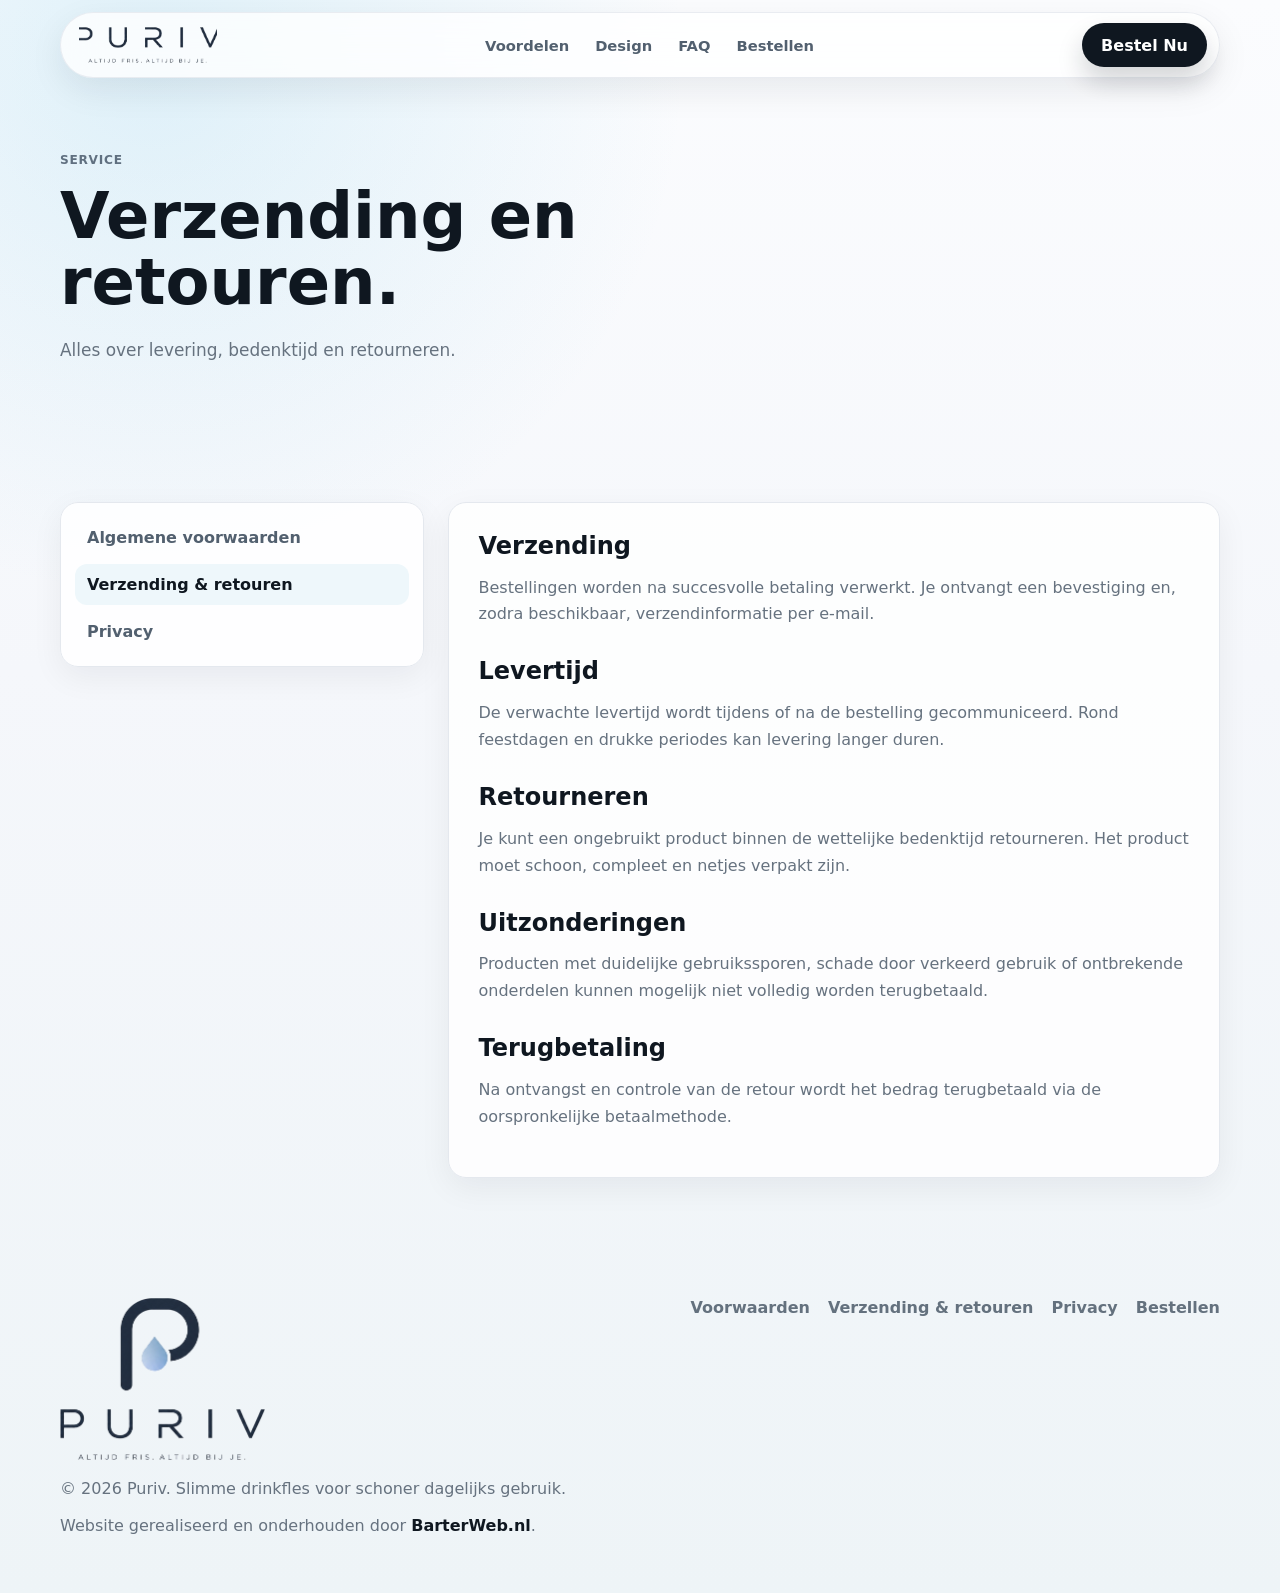
<file: verzending-retouren.html>
<!doctype html>
<html lang="nl">
  <head>
    <meta charset="UTF-8" />
    <meta name="viewport" content="width=device-width, initial-scale=1.0" />
    <title>Verzending en retouren | Puriv</title>
    <meta name="description" content="Informatie over verzending, levering, retouren en terugbetaling voor Puriv bestellingen." />
    <link rel="icon" href="favicon.ico" sizes="any" />
    <link rel="icon" type="image/png" href="assets/icons/favicon.png" />
    <link rel="stylesheet" href="style.css" />
  </head>
  <body>
    <header class="site-header" id="top">
      <a class="logo" href="index.html" aria-label="Puriv home">
        <img src="assets/images/puriv-wordmark-transparent.png" alt="Puriv" />
      </a>
      <nav class="nav" aria-label="Hoofdnavigatie">
        <a href="index.html#voordelen">Voordelen</a>
        <a href="index.html#kwaliteit">Design</a>
        <a href="index.html#faq">FAQ</a>
        <a href="index.html#bestellen">Bestellen</a>
      </nav>
      <a class="header-cta" href="index.html#bestellen">Bestel Nu</a>
      <button class="menu-toggle" type="button" aria-label="Menu openen" aria-expanded="false">
        <span></span>
        <span></span>
      </button>
    </header>

    <main>
      <section class="policy-hero">
        <p class="eyebrow">Service</p>
        <h1>Verzending en retouren.</h1>
        <p class="hero-text">Alles over levering, bedenktijd en retourneren.</p>
      </section>

      <section class="policy-layout">
        <aside class="policy-nav">
          <a href="algemene-voorwaarden.html">Algemene voorwaarden</a>
          <a class="active" href="verzending-retouren.html">Verzending & retouren</a>
          <a href="privacy.html">Privacy</a>
        </aside>
        <article class="policy-content">
          <h2>Verzending</h2>
          <p>Bestellingen worden na succesvolle betaling verwerkt. Je ontvangt een bevestiging en, zodra beschikbaar, verzendinformatie per e-mail.</p>

          <h2>Levertijd</h2>
          <p>De verwachte levertijd wordt tijdens of na de bestelling gecommuniceerd. Rond feestdagen en drukke periodes kan levering langer duren.</p>

          <h2>Retourneren</h2>
          <p>Je kunt een ongebruikt product binnen de wettelijke bedenktijd retourneren. Het product moet schoon, compleet en netjes verpakt zijn.</p>

          <h2>Uitzonderingen</h2>
          <p>Producten met duidelijke gebruikssporen, schade door verkeerd gebruik of ontbrekende onderdelen kunnen mogelijk niet volledig worden terugbetaald.</p>

          <h2>Terugbetaling</h2>
          <p>Na ontvangst en controle van de retour wordt het bedrag terugbetaald via de oorspronkelijke betaalmethode.</p>
        </article>
      </section>
    </main>

    <footer class="footer">
      <div class="footer-brand">
        <a class="footer-logo" href="index.html" aria-label="Puriv home">
          <img src="assets/images/puriv-logo-transparent.png" alt="Puriv - Altijd fris. Altijd bij je." loading="lazy" />
        </a>
        <p>&copy; 2026 Puriv. Slimme drinkfles voor schoner dagelijks gebruik.</p>
        <p class="barterweb">Website gerealiseerd en onderhouden door <a href="https://barterweb.nl" target="_blank" rel="noopener">BarterWeb.nl</a>.</p>
      </div>
      <div class="footer-links">
        <a href="algemene-voorwaarden.html">Voorwaarden</a>
        <a href="verzending-retouren.html">Verzending & retouren</a>
        <a href="privacy.html">Privacy</a>
        <a href="index.html#bestellen">Bestellen</a>
      </div>
    </footer>

    <script src="script.js" defer></script>
  </body>
</html>
</file>
<file: style.css>
:root {
  --ink: #0f1720;
  --muted: #66727f;
  --line: #e4e8ee;
  --paper: #ffffff;
  --soft: #f5f7fb;
  --mist: #eef5f8;
  --navy: #081120;
  --ice: #7cc9e8;
  --shadow: 0 24px 70px rgba(15, 23, 32, 0.08);
  --soft-shadow: 0 10px 32px rgba(15, 23, 32, 0.06);
  --radius: 18px;
}

* {
  box-sizing: border-box;
}

html {
  scroll-behavior: smooth;
}

body {
  margin: 0;
  font-family: "Inter", system-ui, sans-serif;
  color: var(--ink);
  background:
    radial-gradient(circle at 12% 4%, rgba(124, 201, 232, 0.22), transparent 28%),
    linear-gradient(180deg, #fbfcfe 0%, #f5f7fb 42%, #eef4f7 100%);
  letter-spacing: 0;
}

body.menu-open {
  overflow: hidden;
}

a {
  color: inherit;
  text-decoration: none;
}

button,
input {
  font: inherit;
}

.loader {
  position: fixed;
  inset: 0;
  z-index: 200;
  display: grid;
  place-items: center;
  background: var(--paper);
  transition: opacity 0.35s ease, visibility 0.35s ease;
}

.loader.hidden {
  opacity: 0;
  visibility: hidden;
}

.loader-mark {
  padding: 12px 18px;
  border: 1px solid var(--line);
  border-radius: 999px;
  color: var(--ink);
  font-weight: 700;
  box-shadow: var(--soft-shadow);
}

.site-header {
  position: sticky;
  top: 12px;
  z-index: 100;
  display: flex;
  align-items: center;
  justify-content: space-between;
  width: min(1160px, calc(100% - 28px));
  margin: 12px auto 0;
  padding: 10px 12px 10px 18px;
  border: 1px solid rgba(228, 232, 238, 0.82);
  border-radius: 999px;
  background: rgba(255, 255, 255, 0.78);
  backdrop-filter: blur(18px);
  box-shadow: 0 12px 34px rgba(15, 23, 32, 0.08);
}

.logo {
  display: inline-flex;
  align-items: center;
  width: 138px;
  height: 42px;
  overflow: hidden;
}

.logo img {
  width: 100%;
  height: 100%;
  object-fit: contain;
  transform: scale(1.05);
}

.nav {
  display: flex;
  gap: 26px;
  color: #52606f;
  font-size: 0.92rem;
  font-weight: 600;
}

.nav a {
  transition: color 0.2s ease;
}

.nav a:hover {
  color: var(--ink);
}

.header-cta,
.btn {
  display: inline-flex;
  align-items: center;
  justify-content: center;
  min-height: 44px;
  padding: 0 19px;
  border: 0;
  border-radius: 999px;
  cursor: pointer;
  font-weight: 750;
  transition: transform 0.18s ease, box-shadow 0.18s ease, background 0.18s ease;
}

.header-cta,
.btn-primary {
  color: #fff;
  background: #0f1720;
  box-shadow: 0 14px 26px rgba(15, 23, 32, 0.18);
}

.btn-secondary {
  color: var(--ink);
  border: 1px solid var(--line);
  background: rgba(255, 255, 255, 0.72);
}

.header-cta:hover,
.btn:hover {
  transform: translateY(-1px);
}

.menu-toggle {
  display: none;
  width: 42px;
  height: 42px;
  border: 1px solid var(--line);
  border-radius: 50%;
  background: var(--paper);
}

.menu-toggle span {
  display: block;
  width: 17px;
  height: 2px;
  margin: 4px auto;
  background: var(--ink);
}

.hero,
section,
.trust-bar,
.footer {
  width: min(1160px, calc(100% - 28px));
  margin: 0 auto;
}

.hero {
  position: relative;
  display: grid;
  grid-template-columns: 0.9fr 1.1fr;
  align-items: center;
  gap: clamp(28px, 5vw, 70px);
  min-height: 720px;
  padding: 78px 0 58px;
}

.hero::before {
  content: "";
  position: absolute;
  right: 5%;
  top: 110px;
  width: 280px;
  height: 280px;
  border-radius: 50%;
  background: radial-gradient(circle, rgba(124, 201, 232, 0.2), transparent 68%);
  pointer-events: none;
  animation: drift 9s ease-in-out infinite;
}

.hero-copy,
.hero-visual {
  position: relative;
}

.eyebrow {
  margin: 0 0 14px;
  color: #607080;
  font-size: 0.76rem;
  font-weight: 800;
  letter-spacing: 0.06em;
  text-transform: uppercase;
}

h1,
h2,
h3,
p {
  margin-top: 0;
}

h1 {
  max-width: 610px;
  margin-bottom: 20px;
  font-size: clamp(2.35rem, 5vw, 4.35rem);
  line-height: 1.03;
  letter-spacing: 0;
}

h2 {
  margin-bottom: 15px;
  font-size: clamp(1.72rem, 3.2vw, 2.75rem);
  line-height: 1.12;
  letter-spacing: 0;
}

h3 {
  margin-bottom: 10px;
  font-size: 1.03rem;
}

p,
li,
small {
  color: var(--muted);
  line-height: 1.68;
}

.hero-text {
  max-width: 520px;
  font-size: 1.06rem;
}

.hero-actions {
  display: flex;
  flex-wrap: wrap;
  gap: 12px;
  margin: 30px 0 22px;
}

.hero-notes,
.mini-specs,
.payment-icons {
  display: flex;
  flex-wrap: wrap;
  gap: 8px;
}

.hero-notes span,
.mini-specs span,
.payment-icons span {
  padding: 8px 11px;
  border: 1px solid var(--line);
  border-radius: 999px;
  color: #52606f;
  background: rgba(255, 255, 255, 0.72);
  font-size: 0.88rem;
  font-weight: 650;
}

.product-photo-frame {
  position: relative;
  margin: 0;
  overflow: hidden;
  border: 1px solid rgba(228, 232, 238, 0.72);
  border-radius: 28px;
  background: var(--paper);
  box-shadow: var(--shadow);
}

.product-photo-frame img {
  display: block;
  width: 100%;
  height: 100%;
  object-fit: cover;
}

.hero-photo {
  aspect-ratio: 4 / 5;
  max-width: 540px;
  margin-left: auto;
  transform: rotate(0.6deg);
  transition: transform 0.45s ease, box-shadow 0.45s ease;
}

.hero-photo:hover {
  transform: rotate(0deg) translateY(-4px);
  box-shadow: 0 32px 92px rgba(15, 23, 32, 0.13);
}

.floating-spec {
  position: absolute;
  z-index: 3;
  display: inline-flex;
  align-items: center;
  min-height: 42px;
  padding: 0 14px;
  border: 1px solid rgba(255, 255, 255, 0.72);
  border-radius: 999px;
  color: #13202d;
  background: rgba(255, 255, 255, 0.76);
  box-shadow: 0 18px 42px rgba(15, 23, 32, 0.12);
  backdrop-filter: blur(14px);
  font-size: 0.86rem;
  font-weight: 800;
  animation: floatBadge 5s ease-in-out infinite;
}

.spec-one {
  left: 3%;
  bottom: 16%;
}

.spec-two {
  right: -2%;
  top: 18%;
  animation-delay: -1.8s;
}

.detail-photo {
  aspect-ratio: 21 / 9;
  margin-bottom: 18px;
}

.trust-bar {
  display: grid;
  grid-template-columns: repeat(5, 1fr);
  gap: 10px;
  padding: 12px;
  border: 1px solid var(--line);
  border-radius: 22px;
  background:
    linear-gradient(90deg, rgba(255, 255, 255, 0.88), rgba(238, 247, 251, 0.88)),
    rgba(255, 255, 255, 0.78);
  box-shadow: var(--soft-shadow);
}

.trust-item {
  display: flex;
  align-items: center;
  justify-content: center;
  gap: 8px;
  min-height: 54px;
  color: #263240;
  font-size: 0.9rem;
  font-weight: 700;
}

.icon,
.feature-icon {
  display: inline-grid;
  place-items: center;
  width: 28px;
  height: 28px;
  flex: 0 0 auto;
  border-radius: 9px;
  background: #edf6fa;
  box-shadow: inset 0 0 0 1px #d7e8f0;
}

.icon::before,
.feature-icon::before {
  color: #3a8fac;
  font-size: 0.88rem;
  font-weight: 800;
}

.usb::before,
.charge::before {
  content: "C";
}

.snow::before,
.temp::before {
  content: "*";
}

.heat::before {
  content: "~";
}

.drop::before,
.leak::before {
  content: "";
  width: 9px;
  height: 14px;
  border-radius: 10px 10px 10px 2px;
  background: #3a8fac;
  transform: rotate(45deg);
}

.ship::before,
.travel::before {
  content: ">";
}

.uv::before {
  content: "UV";
  font-size: 0.66rem;
}

.steel::before {
  content: "";
  width: 15px;
  height: 15px;
  border-radius: 50%;
  border: 2px solid #3a8fac;
}

.finish::before {
  content: "+";
}

.silent::before {
  content: "..";
}

section {
  padding: 78px 0;
}

.soft-section {
  width: 100%;
  max-width: none;
  padding-left: max(14px, calc((100vw - 1160px) / 2));
  padding-right: max(14px, calc((100vw - 1160px) / 2));
  background: #fff;
}

.section-heading {
  max-width: 700px;
  margin-bottom: 32px;
}

.split-grid,
.compare-grid,
.checkout {
  display: grid;
  grid-template-columns: repeat(2, minmax(0, 1fr));
  gap: 18px;
  align-items: stretch;
}

.panel,
.feature-card,
.quality-card,
.compare-card,
.checkout-card,
.ready-card,
.step,
.visual-block,
.lifestyle-card,
.terms-card {
  border: 1px solid var(--line);
  border-radius: var(--radius);
  background: rgba(255, 255, 255, 0.82);
  box-shadow: var(--soft-shadow);
}

.panel {
  min-height: 250px;
  padding: 28px;
}

.panel ul,
.compare-card ul {
  display: grid;
  gap: 10px;
  padding-left: 18px;
}

.solution {
  background: linear-gradient(145deg, #ffffff, #edf6fa);
}

.feature-grid,
.quality-grid,
.ready-grid,
.step-grid,
.terms-grid {
  display: grid;
  gap: 14px;
}

.feature-grid {
  grid-template-columns: repeat(4, minmax(0, 1fr));
}

.feature-card,
.ready-card,
.step,
.terms-card {
  min-height: 172px;
  padding: 22px;
  transition: transform 0.2s ease, box-shadow 0.2s ease;
}

.feature-card:nth-child(2n),
.step:nth-child(2),
.terms-card:nth-child(2n) {
  background: linear-gradient(145deg, #ffffff, #eef7fb);
}

.feature-card:hover,
.quality-card:hover,
.ready-card:hover,
.step:hover {
  transform: translateY(-3px);
  box-shadow: 0 16px 44px rgba(15, 23, 32, 0.09);
}

.lifestyle-grid {
  display: grid;
  grid-template-columns: 1.35fr 1fr 1fr;
  grid-auto-rows: 210px;
  gap: 14px;
}

.visual-block {
  position: relative;
  overflow: hidden;
  padding: 16px;
  background: #fff;
}

.photo-block {
  padding: 0;
}

.photo-block img {
  position: absolute;
  inset: 0;
  width: 100%;
  height: 100%;
  object-fit: cover;
}

.photo-block::after {
  content: "";
  position: absolute;
  inset: 0;
  background:
    linear-gradient(180deg, rgba(15, 23, 32, 0.02), rgba(15, 23, 32, 0.28)),
    radial-gradient(circle at 80% 20%, rgba(124, 201, 232, 0.2), transparent 32%);
}

.visual-block.tall {
  grid-row: span 2;
}

.visual-block.wide {
  grid-column: span 2;
}

.lifestyle-card {
  display: flex;
  flex-direction: column;
  justify-content: flex-end;
  padding: 22px;
  background:
    radial-gradient(circle at 84% 14%, rgba(124, 201, 232, 0.18), transparent 34%),
    #fff;
}

.lifestyle-card p {
  margin-bottom: 0;
}

.visual-label {
  position: relative;
  z-index: 2;
  display: inline-flex;
  padding: 7px 10px;
  border: 1px solid rgba(255, 255, 255, 0.42);
  border-radius: 999px;
  color: #fff;
  background: rgba(15, 23, 32, 0.34);
  font-size: 0.82rem;
  font-weight: 750;
}

.detail-render {
  position: absolute;
  inset: 0;
  background:
    radial-gradient(circle at 72% 18%, rgba(124, 201, 232, 0.34), transparent 25%),
    linear-gradient(145deg, #ffffff, #eaf0f5 60%, #f7efe7);
}

.detail-render::after {
  content: "";
  position: absolute;
  left: 50%;
  bottom: 22px;
  width: 52px;
  height: 138px;
  border-radius: 28px 28px 16px 16px;
  background: linear-gradient(90deg, #111820, #2a3038 55%, #070b10);
  transform: translateX(-50%);
  box-shadow: 0 18px 34px rgba(15, 23, 32, 0.18);
}

.step-grid {
  grid-template-columns: repeat(3, 1fr);
}

.step {
  position: relative;
}

.step-number {
  display: inline-flex;
  margin-bottom: 24px;
  color: #8b98a6;
  font-size: 0.84rem;
  font-weight: 900;
}

.quality-grid {
  grid-template-columns: repeat(3, 1fr);
}

.quality-card {
  position: relative;
  min-height: 220px;
  overflow: hidden;
  padding: 18px;
}

.quality-card h3 {
  position: relative;
  z-index: 2;
  width: fit-content;
  padding: 8px 10px;
  border: 1px solid rgba(228, 232, 238, 0.74);
  border-radius: 999px;
  background: rgba(255, 255, 255, 0.76);
  font-size: 0.95rem;
}

.detail-render::after {
  height: 104px;
}

.usb-render::before,
.leak-render::before,
.temp-render::before,
.uv-render::before {
  content: "";
  position: absolute;
  left: 50%;
  top: 48%;
  z-index: 2;
  width: 68px;
  height: 68px;
  border: 1px solid rgba(58, 143, 172, 0.24);
  border-radius: 50%;
  transform: translate(-50%, -50%);
  background: rgba(255, 255, 255, 0.42);
}

.compare-card {
  padding: 26px;
}

.compare-card.highlight {
  background: linear-gradient(145deg, #ffffff, #eef7fb);
}

.faq-list {
  display: grid;
  gap: 10px;
}

.faq-item {
  width: 100%;
  padding: 19px 22px;
  border: 1px solid var(--line);
  border-radius: 16px;
  color: var(--ink);
  text-align: left;
  background: rgba(255, 255, 255, 0.82);
  cursor: pointer;
  box-shadow: var(--soft-shadow);
}

.faq-item span {
  display: flex;
  justify-content: space-between;
  gap: 16px;
  font-weight: 800;
}

.faq-item span::after {
  content: "+";
  color: #607080;
}

.faq-item small {
  display: block;
  max-height: 0;
  overflow: hidden;
  transition: max-height 0.25s ease, margin-top 0.25s ease;
}

.faq-item.open span::after {
  content: "-";
}

.faq-item.open small {
  max-height: 160px;
  margin-top: 10px;
}

.checkout {
  align-items: center;
}

.checkout-card {
  padding: 24px;
  background: #fff;
}

.product-summary {
  display: flex;
  gap: 16px;
  align-items: center;
  margin-bottom: 24px;
}

.checkout-image {
  width: 82px;
  height: 112px;
  border: 1px solid var(--line);
  border-radius: 16px;
  object-fit: cover;
}

.product-summary p {
  margin-bottom: 0;
}

.option-group {
  display: grid;
  gap: 10px;
  margin: 18px 0;
  padding: 0;
  border: 0;
}

.option-group legend,
.quantity-row span,
.price-row span {
  margin-bottom: 8px;
  color: #6a7581;
  font-weight: 750;
}

.option-group label,
.fixed-option {
  display: flex;
  align-items: center;
  gap: 10px;
  min-height: 50px;
  padding: 0 14px;
  border: 1px solid var(--line);
  border-radius: 14px;
  background: #f9fbfd;
}

.option-group input {
  accent-color: var(--ink);
}

.fixed-option {
  justify-content: space-between;
  margin: 18px 0;
}

.fixed-option span {
  color: #6a7581;
  font-weight: 750;
}

.fixed-option strong {
  color: var(--ink);
}

.quantity-row,
.price-row {
  display: flex;
  align-items: center;
  justify-content: space-between;
  gap: 14px;
  margin: 20px 0;
}

.quantity-control {
  display: inline-flex;
  align-items: center;
  gap: 14px;
  padding: 7px;
  border: 1px solid var(--line);
  border-radius: 999px;
  background: #f9fbfd;
}

.quantity-control button {
  width: 32px;
  height: 32px;
  border: 0;
  border-radius: 50%;
  color: #fff;
  background: var(--ink);
  cursor: pointer;
}

.price-row strong {
  color: var(--ink);
  font-size: 1.5rem;
}

.checkout-button {
  width: 100%;
}

.payment-icons {
  margin-top: 16px;
}

.ready-grid {
  grid-template-columns: repeat(3, 1fr);
}

.terms-grid {
  grid-template-columns: repeat(4, 1fr);
}

.terms-card p {
  margin-bottom: 0;
}

.text-link {
  display: inline-flex;
  margin-top: 16px;
  color: var(--ink);
  font-weight: 800;
}

.footer {
  display: flex;
  align-items: flex-start;
  justify-content: space-between;
  gap: 24px;
  padding: 42px 0 54px;
  color: #64717e;
}

.footer-brand {
  max-width: 520px;
}

.footer-logo {
  display: inline-flex;
  width: 205px;
  overflow: hidden;
}

.footer-logo img {
  display: block;
  width: 100%;
  height: auto;
}

.footer-brand p {
  margin: 12px 0 0;
  line-height: 1.6;
}

.barterweb a {
  color: var(--ink);
  font-weight: 800;
}

.footer-links {
  display: flex;
  justify-content: flex-end;
  flex-wrap: wrap;
  gap: 18px;
  font-weight: 650;
}

.policy-hero {
  padding: 72px 0 42px;
}

.policy-layout {
  display: grid;
  grid-template-columns: 0.32fr 0.68fr;
  gap: 24px;
  align-items: start;
}

.policy-nav,
.policy-content {
  border: 1px solid var(--line);
  border-radius: var(--radius);
  background: rgba(255, 255, 255, 0.84);
  box-shadow: var(--soft-shadow);
}

.policy-nav {
  position: sticky;
  top: 90px;
  display: grid;
  gap: 6px;
  padding: 14px;
}

.policy-nav a {
  padding: 11px 12px;
  border-radius: 12px;
  color: #52606f;
  font-weight: 700;
}

.policy-nav a:hover,
.policy-nav a.active {
  color: var(--ink);
  background: #eef7fb;
}

.policy-content {
  padding: 30px;
}

.policy-content h2 {
  margin-top: 30px;
  font-size: 1.5rem;
}

.policy-content h2:first-child {
  margin-top: 0;
}

.reveal {
  opacity: 0;
  transform: translateY(16px);
  transition: opacity 0.55s ease, transform 0.55s ease;
}

.reveal.visible {
  opacity: 1;
  transform: translateY(0);
}

@keyframes drift {
  0%,
  100% {
    transform: translate3d(0, 0, 0);
  }
  50% {
    transform: translate3d(-18px, 16px, 0);
  }
}

@keyframes floatBadge {
  0%,
  100% {
    transform: translateY(0);
  }
  50% {
    transform: translateY(-8px);
  }
}

@media (max-width: 980px) {
  .nav,
  .header-cta {
    display: none;
  }

  .menu-toggle {
    display: block;
  }

  .nav.open {
    position: fixed;
    inset: 76px 14px auto;
    display: grid;
    gap: 0;
    padding: 12px;
    border: 1px solid var(--line);
    border-radius: 20px;
    background: rgba(255, 255, 255, 0.97);
    box-shadow: var(--shadow);
  }

  .nav.open a {
    padding: 15px;
  }

  .hero,
  .split-grid,
  .compare-grid,
  .checkout {
    grid-template-columns: 1fr;
  }

  .hero {
    min-height: auto;
    padding-top: 58px;
  }

  .hero-photo {
    max-width: 480px;
    margin: 8px auto 0;
  }

  .floating-spec {
    display: none;
  }

  .trust-bar,
  .feature-grid,
  .quality-grid,
  .ready-grid,
  .step-grid,
  .terms-grid {
    grid-template-columns: repeat(2, 1fr);
  }

  .lifestyle-grid,
  .policy-layout {
    grid-template-columns: 1fr;
  }

  .policy-nav {
    position: static;
  }
}

@media (max-width: 640px) {
  .site-header,
  .hero,
  .trust-bar,
  section,
  .footer {
    width: min(100% - 22px, 1160px);
  }

  .site-header {
    top: 8px;
  }

  h1 {
    font-size: 2.45rem;
  }

  h2 {
    font-size: 1.85rem;
  }

  section {
    padding: 56px 0;
  }

  .soft-section {
    padding-left: 11px;
    padding-right: 11px;
  }

  .hero {
    padding: 46px 0 36px;
  }

  .hero-actions,
  .btn {
    width: 100%;
  }

  .hero-photo {
    border-radius: 22px;
  }

  .trust-bar,
  .feature-grid,
  .quality-grid,
  .ready-grid,
  .step-grid,
  .lifestyle-grid,
  .terms-grid {
    grid-template-columns: 1fr;
  }

  .trust-bar {
    padding: 10px;
  }

  .trust-item {
    justify-content: flex-start;
    padding: 0 6px;
  }

  .visual-block.tall,
  .visual-block.wide {
    grid-row: auto;
    grid-column: auto;
  }

  .lifestyle-grid {
    grid-auto-rows: 210px;
  }

  .detail-photo {
    aspect-ratio: 4 / 3;
  }

  .panel,
  .feature-card,
  .checkout-card,
  .terms-card {
    padding: 20px;
  }

  .footer {
    flex-direction: column;
    align-items: flex-start;
  }

  .footer-links {
    justify-content: flex-start;
  }
}
</file>
